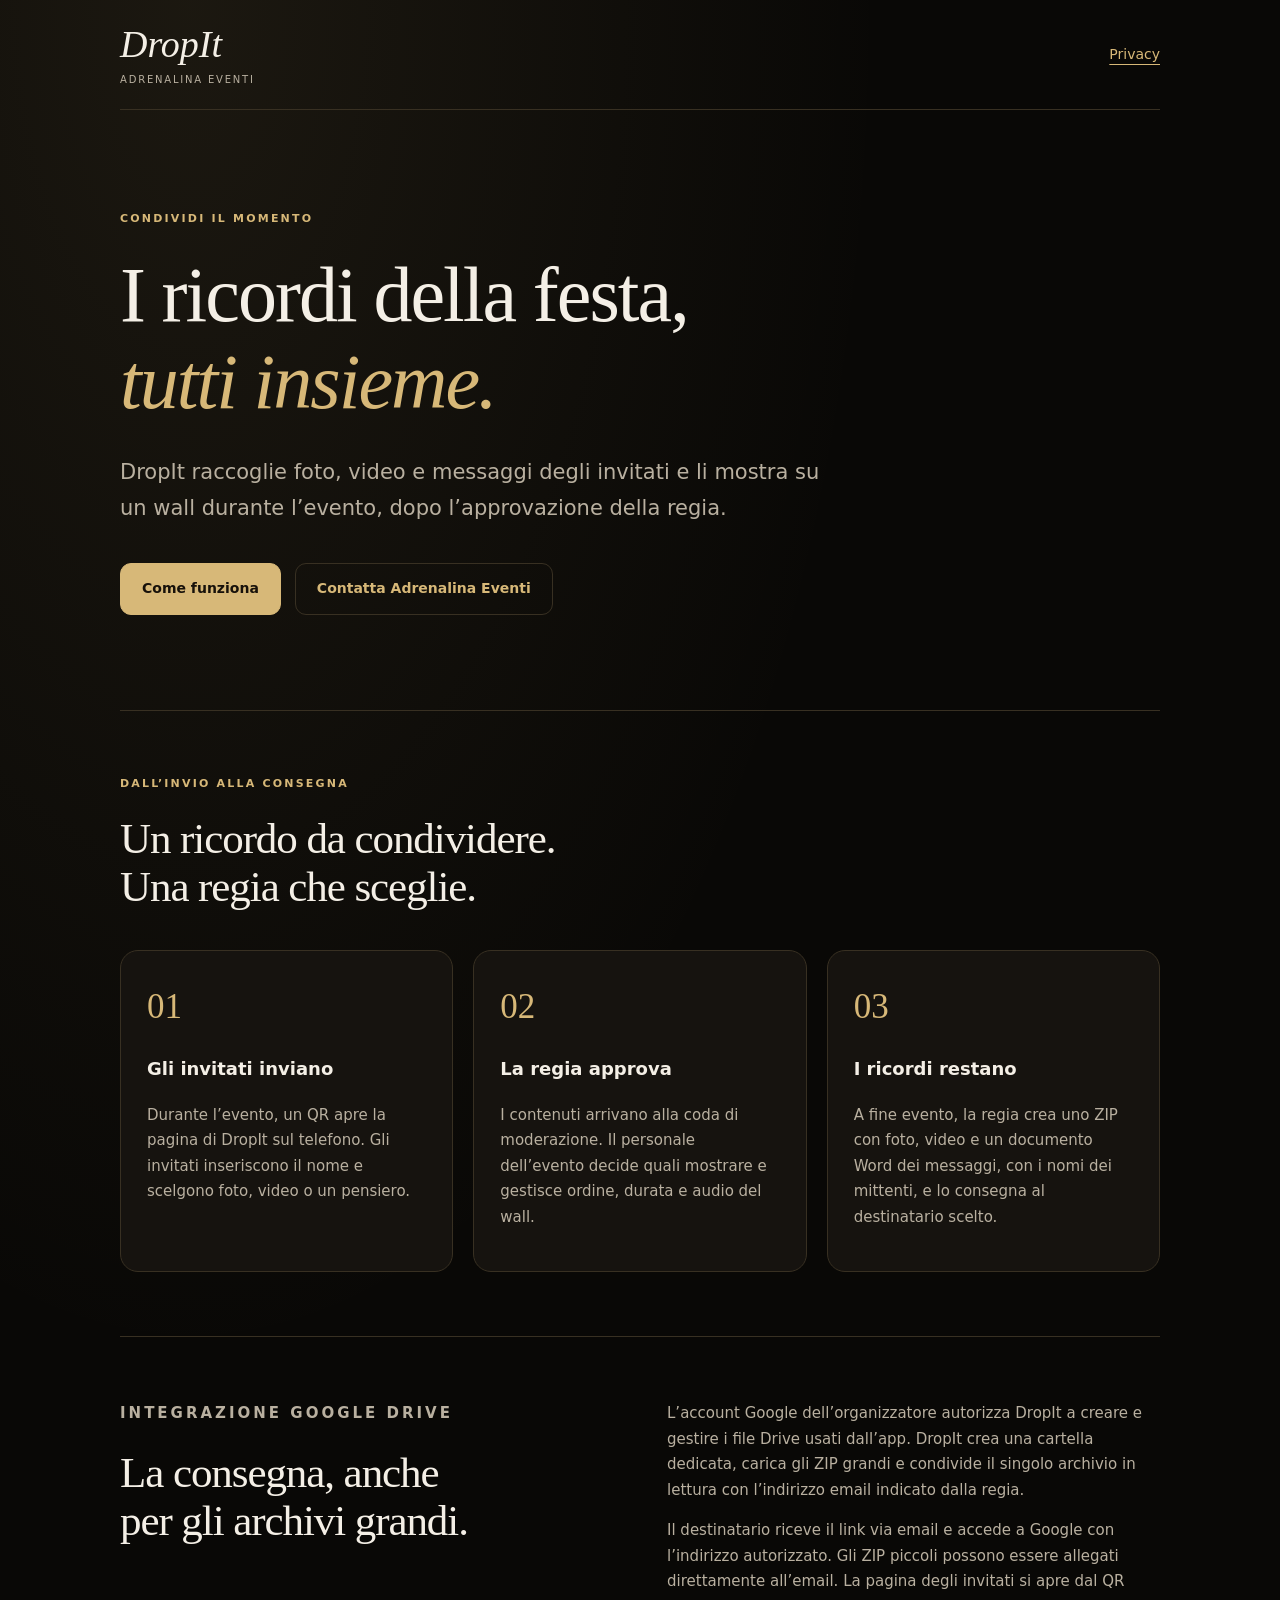
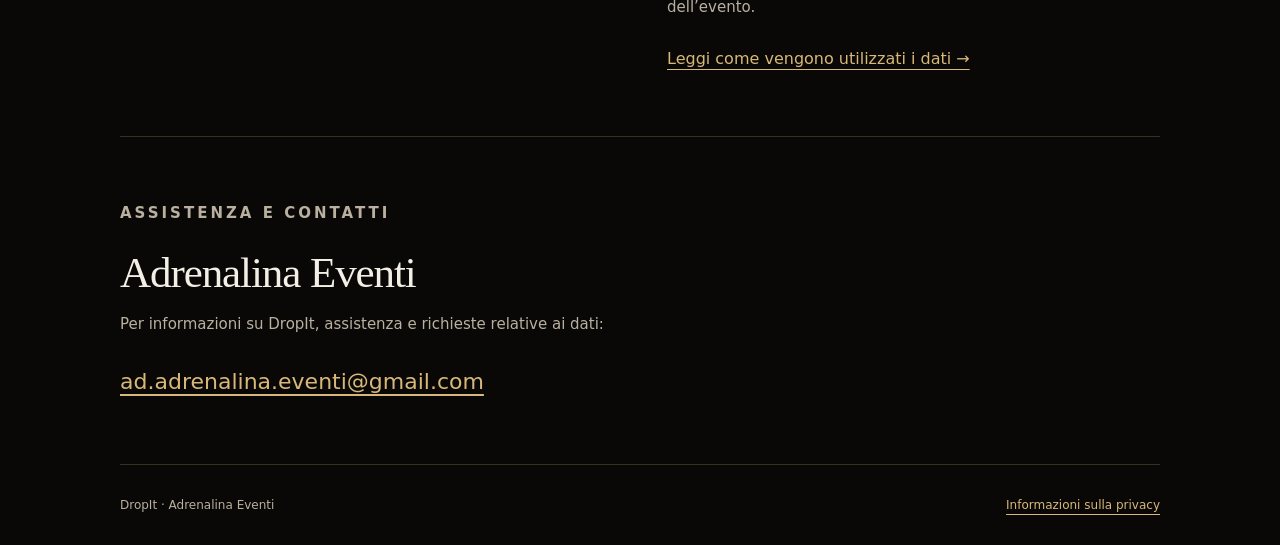
<file: index.html>
<!doctype html>
<html lang="it">
<head>
  <meta charset="utf-8">
  <meta name="viewport" content="width=device-width, initial-scale=1">
  <meta name="description" content="DropIt, il wall multimediale moderato di Adrenalina Eventi. Foto, video e messaggi degli invitati, raccolti e consegnati agli organizzatori.">
  <meta name="theme-color" content="#090806">
  <title>DropIt · Adrenalina Eventi</title>
  <link rel="stylesheet" href="styles.css">
</head>
<body>
  <div class="shell">
    <header class="navigation">
      <a class="brand" href="./" aria-label="DropIt, homepage">DropIt<span>Adrenalina Eventi</span></a>
      <a class="nav-link" href="privacy.html">Privacy</a>
    </header>
    <main>
      <section class="hero" aria-labelledby="hero-title">
        <p class="eyebrow">CONDIVIDI IL MOMENTO</p>
        <h1 id="hero-title">I ricordi della festa,<br><em>tutti insieme.</em></h1>
        <p class="lead">DropIt raccoglie foto, video e messaggi degli invitati e li mostra su un wall durante l’evento, dopo l’approvazione della regia.</p>
        <div class="hero-actions">
          <a class="button" href="#come-funziona">Come funziona</a>
          <a class="button secondary" href="mailto:ad.adrenalina.eventi@gmail.com">Contatta Adrenalina Eventi</a>
        </div>
      </section>
      <section id="come-funziona" class="section" aria-labelledby="how-title">
        <p class="eyebrow">DALL’INVIO ALLA CONSEGNA</p>
        <h2 id="how-title">Un ricordo da condividere.<br>Una regia che sceglie.</h2>
        <div class="steps">
          <article><span class="step-number">01</span><h3>Gli invitati inviano</h3><p>Durante l’evento, un QR apre la pagina di DropIt sul telefono. Gli invitati inseriscono il nome e scelgono foto, video o un pensiero.</p></article>
          <article><span class="step-number">02</span><h3>La regia approva</h3><p>I contenuti arrivano alla coda di moderazione. Il personale dell’evento decide quali mostrare e gestisce ordine, durata e audio del wall.</p></article>
          <article><span class="step-number">03</span><h3>I ricordi restano</h3><p>A fine evento, la regia crea uno ZIP con foto, video e un documento Word dei messaggi, con i nomi dei mittenti, e lo consegna al destinatario scelto.</p></article>
        </div>
      </section>
      <section class="integration section" aria-labelledby="drive-title">
        <div>
          <p class="eyebrow">INTEGRAZIONE GOOGLE DRIVE</p>
          <h2 id="drive-title">La consegna, anche<br>per gli archivi grandi.</h2>
        </div>
        <div>
          <p>L’account Google dell’organizzatore autorizza DropIt a creare e gestire i file Drive usati dall’app. DropIt crea una cartella dedicata, carica gli ZIP grandi e condivide il singolo archivio in lettura con l’indirizzo email indicato dalla regia.</p>
          <p>Il destinatario riceve il link via email e accede a Google con l’indirizzo autorizzato. Gli ZIP piccoli possono essere allegati direttamente all’email. La pagina degli invitati si apre dal QR dell’evento.</p>
          <a class="text-link" href="privacy.html">Leggi come vengono utilizzati i dati →</a>
        </div>
      </section>
      <section class="contact section" aria-labelledby="contact-title">
        <p class="eyebrow">ASSISTENZA E CONTATTI</p>
        <h2 id="contact-title">Adrenalina Eventi</h2>
        <p>Per informazioni su DropIt, assistenza e richieste relative ai dati:</p>
        <a class="text-link contact-email" href="mailto:ad.adrenalina.eventi@gmail.com">ad.adrenalina.eventi@gmail.com</a>
      </section>
    </main>
    <footer><span>DropIt · Adrenalina Eventi</span><a href="privacy.html">Informazioni sulla privacy</a></footer>
  </div>
</body>
</html>
</file>
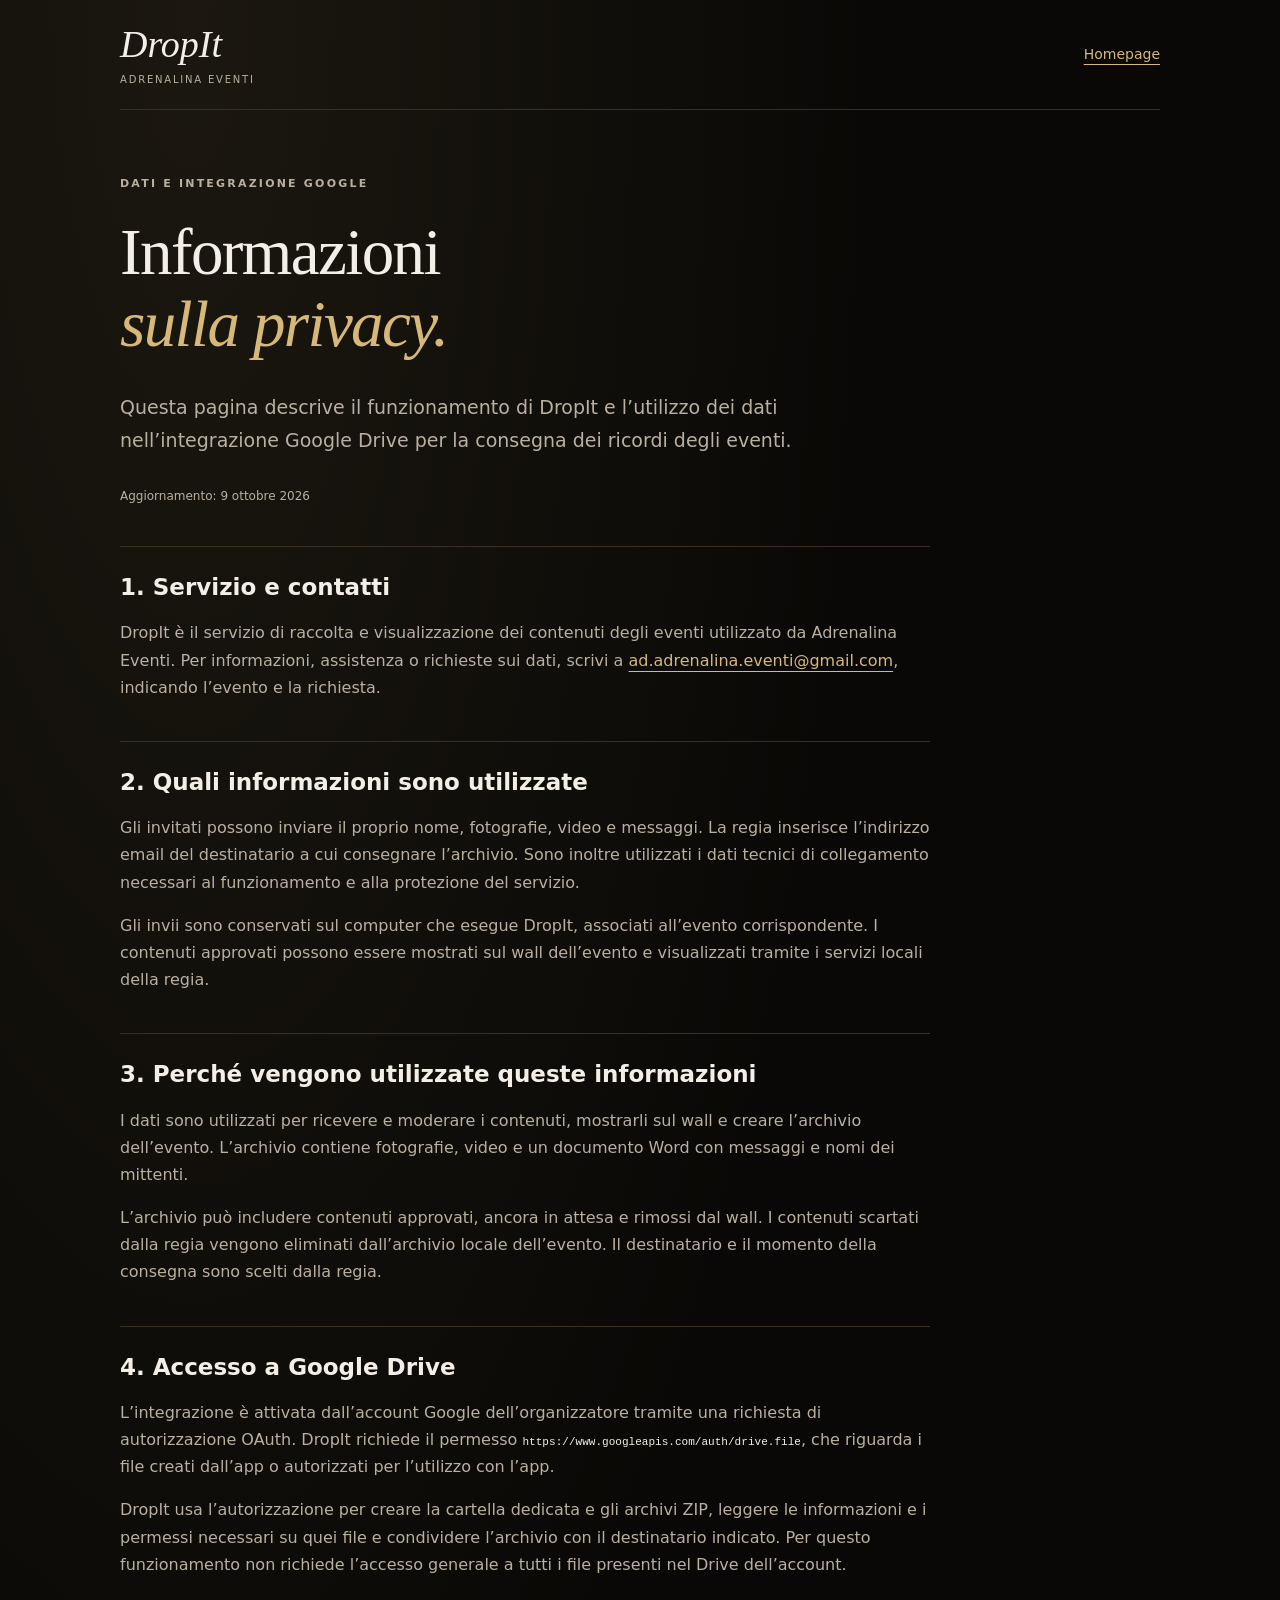
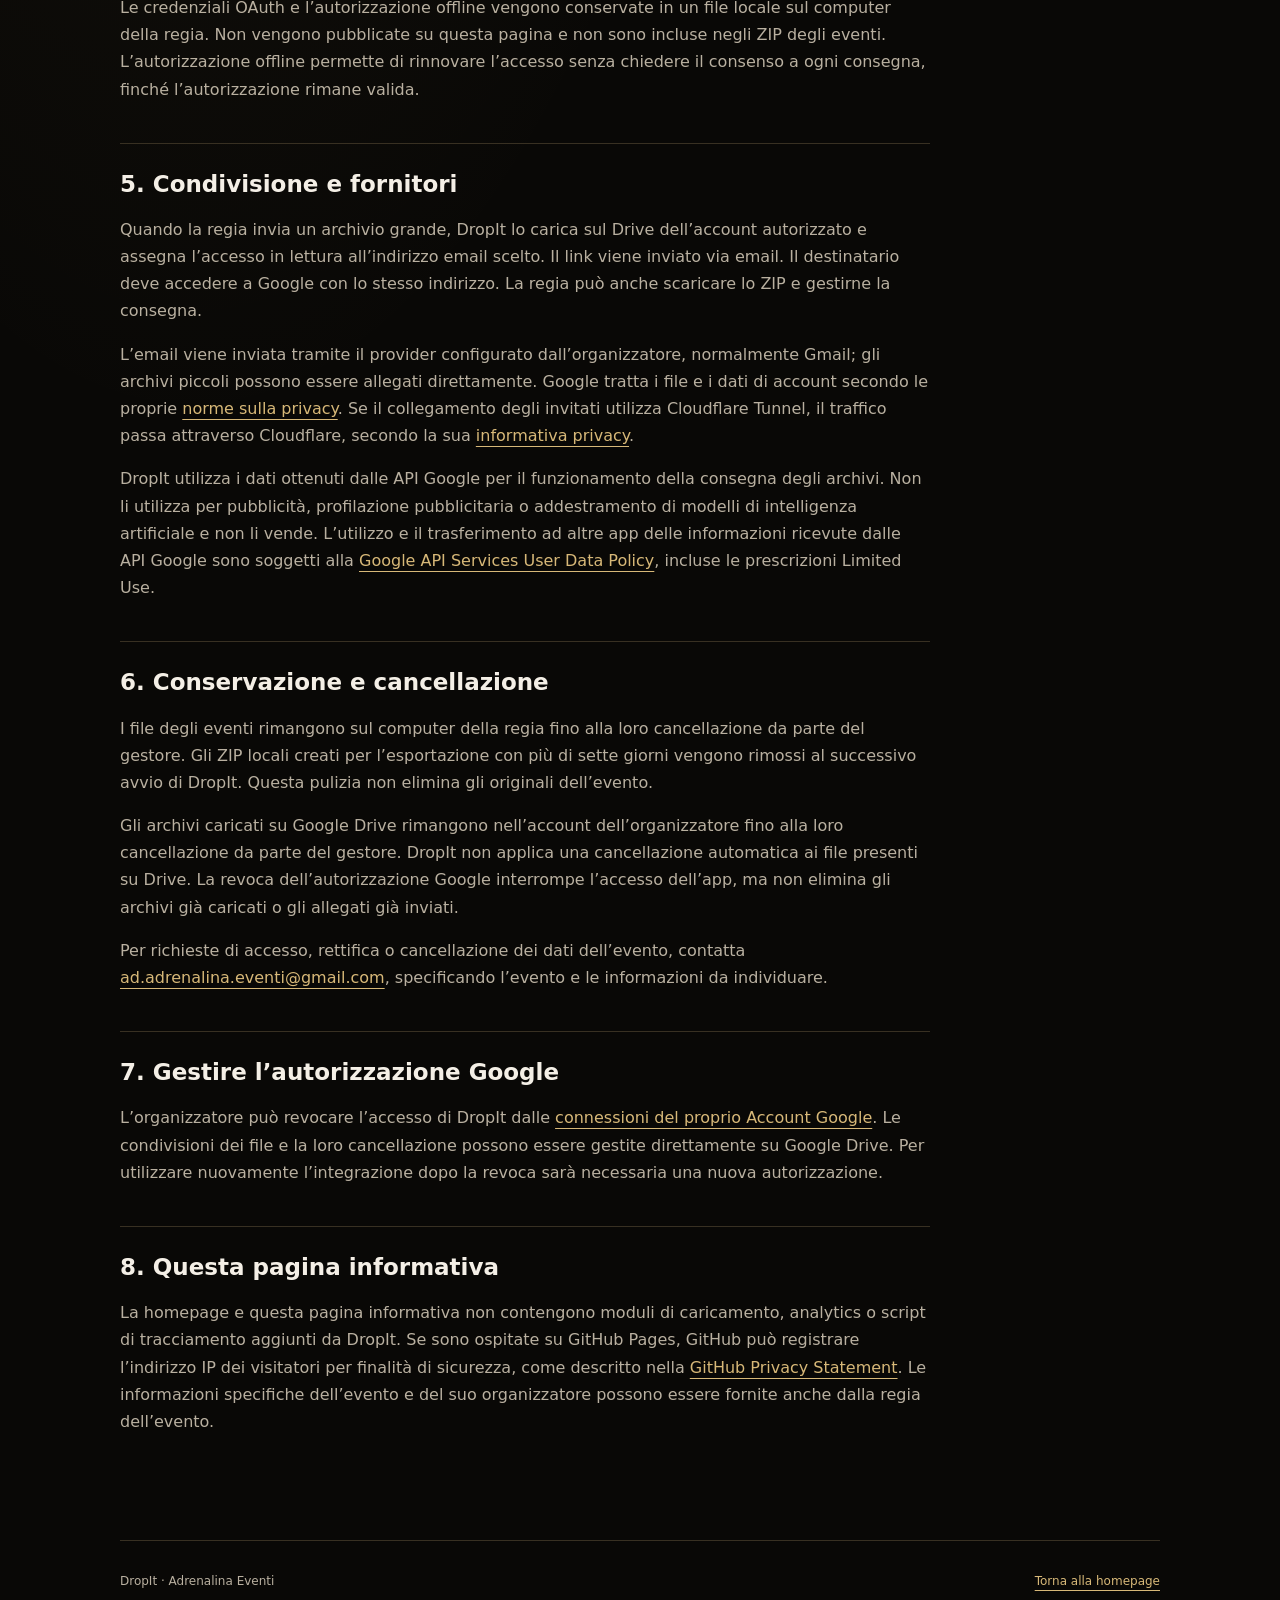
<file: privacy.html>
<!doctype html>
<html lang="it">
<head>
  <meta charset="utf-8">
  <meta name="viewport" content="width=device-width, initial-scale=1">
  <meta name="description" content="Informazioni sulla privacy di DropIt e sull’utilizzo dell’integrazione Google Drive per la consegna degli archivi degli eventi.">
  <meta name="theme-color" content="#090806">
  <title>Privacy · DropIt · Adrenalina Eventi</title>
  <link rel="stylesheet" href="styles.css">
</head>
<body>
  <div class="shell">
    <header class="navigation">
      <a class="brand" href="./" aria-label="DropIt, homepage">DropIt<span>Adrenalina Eventi</span></a>
      <a class="nav-link" href="./">Homepage</a>
    </header>
    <main class="policy">
      <p class="eyebrow">DATI E INTEGRAZIONE GOOGLE</p>
      <h1>Informazioni<br><em>sulla privacy.</em></h1>
      <p class="lead">Questa pagina descrive il funzionamento di DropIt e l’utilizzo dei dati nell’integrazione Google Drive per la consegna dei ricordi degli eventi.</p>
      <p class="policy-date">Aggiornamento: 9 ottobre 2026</p>
      <section>
        <h2>1. Servizio e contatti</h2>
        <p>DropIt è il servizio di raccolta e visualizzazione dei contenuti degli eventi utilizzato da Adrenalina Eventi. Per informazioni, assistenza o richieste sui dati, scrivi a <a href="mailto:ad.adrenalina.eventi@gmail.com">ad.adrenalina.eventi@gmail.com</a>, indicando l’evento e la richiesta.</p>
      </section>
      <section>
        <h2>2. Quali informazioni sono utilizzate</h2>
        <p>Gli invitati possono inviare il proprio nome, fotografie, video e messaggi. La regia inserisce l’indirizzo email del destinatario a cui consegnare l’archivio. Sono inoltre utilizzati i dati tecnici di collegamento necessari al funzionamento e alla protezione del servizio.</p>
        <p>Gli invii sono conservati sul computer che esegue DropIt, associati all’evento corrispondente. I contenuti approvati possono essere mostrati sul wall dell’evento e visualizzati tramite i servizi locali della regia.</p>
      </section>
      <section>
        <h2>3. Perché vengono utilizzate queste informazioni</h2>
        <p>I dati sono utilizzati per ricevere e moderare i contenuti, mostrarli sul wall e creare l’archivio dell’evento. L’archivio contiene fotografie, video e un documento Word con messaggi e nomi dei mittenti.</p>
        <p>L’archivio può includere contenuti approvati, ancora in attesa e rimossi dal wall. I contenuti scartati dalla regia vengono eliminati dall’archivio locale dell’evento. Il destinatario e il momento della consegna sono scelti dalla regia.</p>
      </section>
      <section>
        <h2>4. Accesso a Google Drive</h2>
        <p>L’integrazione è attivata dall’account Google dell’organizzatore tramite una richiesta di autorizzazione OAuth. DropIt richiede il permesso <code>https://www.googleapis.com/auth/drive.file</code>, che riguarda i file creati dall’app o autorizzati per l’utilizzo con l’app.</p>
        <p>DropIt usa l’autorizzazione per creare la cartella dedicata e gli archivi ZIP, leggere le informazioni e i permessi necessari su quei file e condividere l’archivio con il destinatario indicato. Per questo funzionamento non richiede l’accesso generale a tutti i file presenti nel Drive dell’account.</p>
        <p>Le credenziali OAuth e l’autorizzazione offline vengono conservate in un file locale sul computer della regia. Non vengono pubblicate su questa pagina e non sono incluse negli ZIP degli eventi. L’autorizzazione offline permette di rinnovare l’accesso senza chiedere il consenso a ogni consegna, finché l’autorizzazione rimane valida.</p>
      </section>
      <section>
        <h2>5. Condivisione e fornitori</h2>
        <p>Quando la regia invia un archivio grande, DropIt lo carica sul Drive dell’account autorizzato e assegna l’accesso in lettura all’indirizzo email scelto. Il link viene inviato via email. Il destinatario deve accedere a Google con lo stesso indirizzo. La regia può anche scaricare lo ZIP e gestirne la consegna.</p>
        <p>L’email viene inviata tramite il provider configurato dall’organizzatore, normalmente Gmail; gli archivi piccoli possono essere allegati direttamente. Google tratta i file e i dati di account secondo le proprie <a href="https://policies.google.com/privacy?hl=it">norme sulla privacy</a>. Se il collegamento degli invitati utilizza Cloudflare Tunnel, il traffico passa attraverso Cloudflare, secondo la sua <a href="https://www.cloudflare.com/privacypolicy/">informativa privacy</a>.</p>
        <p>DropIt utilizza i dati ottenuti dalle API Google per il funzionamento della consegna degli archivi. Non li utilizza per pubblicità, profilazione pubblicitaria o addestramento di modelli di intelligenza artificiale e non li vende. L’utilizzo e il trasferimento ad altre app delle informazioni ricevute dalle API Google sono soggetti alla <a href="https://developers.google.com/terms/api-services-user-data-policy">Google API Services User Data Policy</a>, incluse le prescrizioni Limited Use.</p>
      </section>
      <section>
        <h2>6. Conservazione e cancellazione</h2>
        <p>I file degli eventi rimangono sul computer della regia fino alla loro cancellazione da parte del gestore. Gli ZIP locali creati per l’esportazione con più di sette giorni vengono rimossi al successivo avvio di DropIt. Questa pulizia non elimina gli originali dell’evento.</p>
        <p>Gli archivi caricati su Google Drive rimangono nell’account dell’organizzatore fino alla loro cancellazione da parte del gestore. DropIt non applica una cancellazione automatica ai file presenti su Drive. La revoca dell’autorizzazione Google interrompe l’accesso dell’app, ma non elimina gli archivi già caricati o gli allegati già inviati.</p>
        <p>Per richieste di accesso, rettifica o cancellazione dei dati dell’evento, contatta <a href="mailto:ad.adrenalina.eventi@gmail.com">ad.adrenalina.eventi@gmail.com</a>, specificando l’evento e le informazioni da individuare.</p>
      </section>
      <section>
        <h2>7. Gestire l’autorizzazione Google</h2>
        <p>L’organizzatore può revocare l’accesso di DropIt dalle <a href="https://myaccount.google.com/connections">connessioni del proprio Account Google</a>. Le condivisioni dei file e la loro cancellazione possono essere gestite direttamente su Google Drive. Per utilizzare nuovamente l’integrazione dopo la revoca sarà necessaria una nuova autorizzazione.</p>
      </section>
      <section>
        <h2>8. Questa pagina informativa</h2>
        <p>La homepage e questa pagina informativa non contengono moduli di caricamento, analytics o script di tracciamento aggiunti da DropIt. Se sono ospitate su GitHub Pages, GitHub può registrare l’indirizzo IP dei visitatori per finalità di sicurezza, come descritto nella <a href="https://docs.github.com/en/site-policy/privacy-policies/github-general-privacy-statement">GitHub Privacy Statement</a>. Le informazioni specifiche dell’evento e del suo organizzatore possono essere fornite anche dalla regia dell’evento.</p>
      </section>
    </main>
    <footer><span>DropIt · Adrenalina Eventi</span><a href="./">Torna alla homepage</a></footer>
  </div>
</body>
</html>
</file>
<file: styles.css>
:root{color-scheme:dark;--background:#090806;--surface:#16130f;--text:#f4efe6;--muted:#b9b0a0;--gold:#d7b878;--border:#383022}
*{box-sizing:border-box}
html{scroll-behavior:smooth}
body{margin:0;background:radial-gradient(ellipse at 15% 0,rgba(215,184,120,.09),transparent 45%),var(--background);color:var(--text);font-family:system-ui,-apple-system,BlinkMacSystemFont,"Segoe UI",sans-serif;line-height:1.7}
a{color:var(--gold);text-underline-offset:5px;overflow-wrap:anywhere}
a:hover{color:#f1d9a5}
a:focus-visible{outline:2px solid var(--gold);outline-offset:6px}
.shell{width:min(1100px,100%);margin:auto;padding:0 30px}
.navigation{display:flex;align-items:center;justify-content:space-between;gap:24px;min-height:110px;border-bottom:1px solid var(--border)}
.brand{display:flex;flex-direction:column;color:var(--text);text-decoration:none;font-family:Georgia,"Times New Roman",serif;font-size:38px;font-style:italic;line-height:1.1}
.brand span{margin-top:8px;font-family:system-ui,sans-serif;font-size:10px;letter-spacing:.18em;text-transform:uppercase;color:var(--muted);font-style:normal}
.nav-link{font-size:14px}
.hero{padding:100px 0 95px}
.eyebrow{margin:0 0 22px;color:var(--gold);font-size:11px;font-weight:700;letter-spacing:.2em}
h1,h2{margin:0;font-family:Georgia,"Times New Roman",serif;font-weight:400;line-height:1.12;letter-spacing:-.025em}
h1{font-size:clamp(40px,6.5vw,78px)}
h1 em{color:var(--gold);font-weight:400}
h2{font-size:clamp(29px,3.5vw,43px)}
.lead{max-width:700px;margin:30px 0;color:var(--muted);font-size:clamp(17px,2vw,21px);line-height:1.7}
.hero-actions{display:flex;flex-wrap:wrap;gap:14px;margin-top:36px}
.button{display:inline-block;padding:13px 21px;border:1px solid var(--gold);border-radius:11px;background:var(--gold);color:#17110a;text-decoration:none;font-size:14px;font-weight:650}
.button:hover{background:#efd59e;color:#17110a}
.button.secondary{background:transparent;color:var(--gold);border-color:var(--border)}
.section{padding:64px 0;border-top:1px solid var(--border)}
.steps{display:grid;grid-template-columns:repeat(3,minmax(0,1fr));gap:20px;margin-top:38px}
.steps article{padding:26px;border:1px solid var(--border);border-radius:18px;background:var(--surface)}
.step-number{font-family:Georgia,serif;font-size:35px;color:var(--gold)}
h3{font-size:18px;font-weight:650}
.steps p,.integration p,.contact p{color:var(--muted);font-size:15px}
.integration{display:grid;grid-template-columns:1fr 1fr;gap:54px}
.integration p:first-child{margin-top:0}
.text-link{display:inline-block;margin-top:10px}
.contact-email{font-size:clamp(16px,2vw,22px)}
footer{display:flex;justify-content:space-between;flex-wrap:wrap;gap:20px;padding:30px 0;border-top:1px solid var(--border);color:var(--muted);font-size:12px}
.policy{max-width:810px;padding:65px 0}
.policy h1{font-size:clamp(38px,5.5vw,65px)}
.policy .lead{font-size:19px}
.policy-date{font-size:12px;color:var(--muted);margin-bottom:40px}
.policy section{padding:24px 0;border-top:1px solid var(--border)}
.policy h2{font-family:system-ui,sans-serif;font-size:23px;font-weight:600;line-height:1.4;letter-spacing:0}
.policy p{color:var(--muted)}
code{overflow-wrap:anywhere;font-size:.85em;color:var(--text)}
@media(max-width:760px){.shell{padding:0 22px}.navigation{min-height:94px}.hero{padding:65px 0}.steps{grid-template-columns:1fr}.integration{grid-template-columns:1fr;gap:26px}.section{padding:45px 0}.policy{padding:45px 0}.policy h2{font-size:20px}}
@media(prefers-reduced-motion:reduce){html{scroll-behavior:auto}}
</file>
